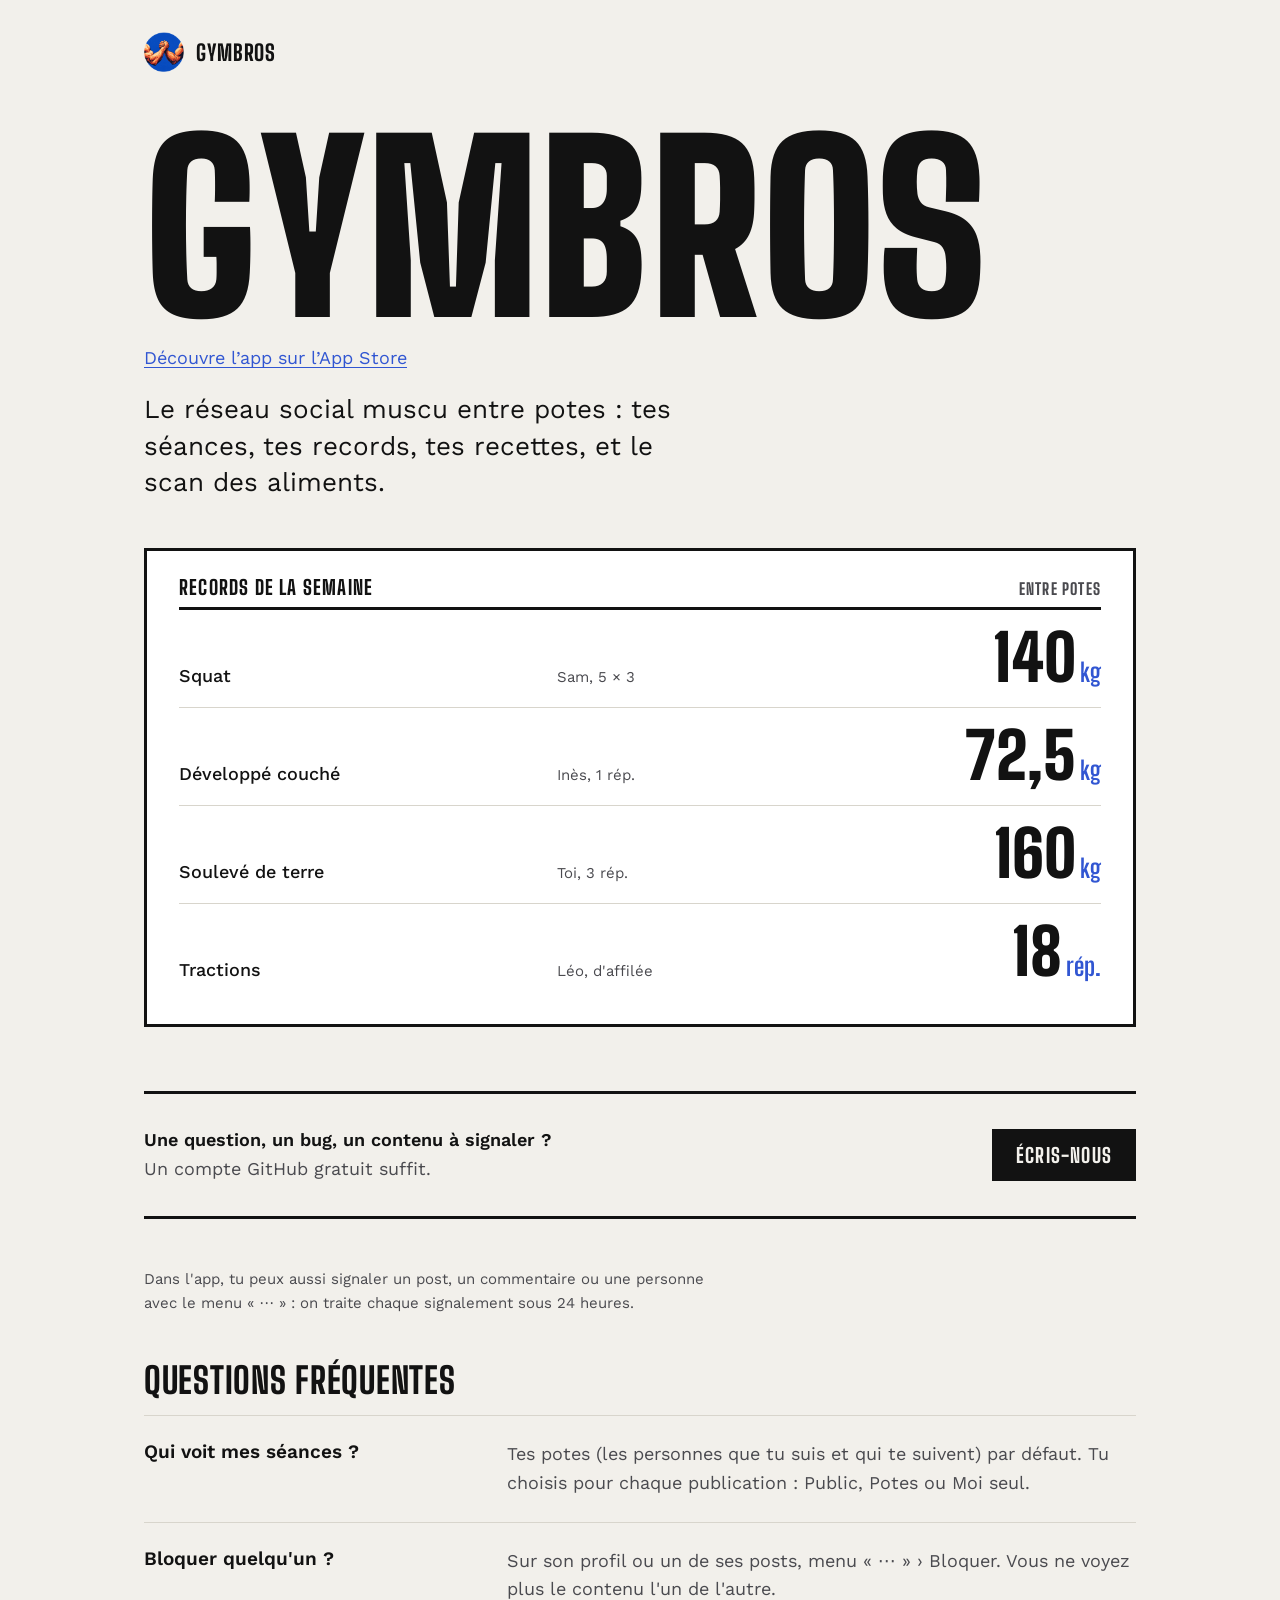
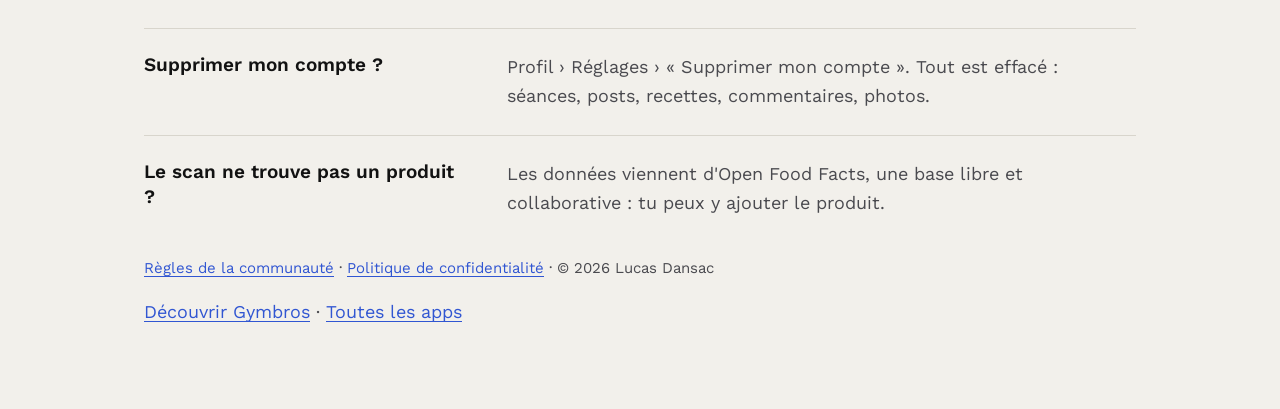
<file: index.html>
<!doctype html>
<html lang="fr">
<head>
<meta charset="utf-8">
<meta name="viewport" content="width=device-width, initial-scale=1">
<title>Gymbros : suivi de musculation</title>
<meta name="description" content="Gymbros, le réseau social muscu entre potes : séances, records, recettes et scan des aliments. Assistance et questions fréquentes.">
<link rel="preload" href="fonts/big-shoulders.woff2" as="font" type="font/woff2" crossorigin>
<link rel="stylesheet" href="style.css">
<meta name="apple-itunes-app" content="app-id=6818079693">
<link rel="canonical" href="https://komorebideuxiemedunom.github.io/gymbros-app/">
<meta property="og:title" content="Gymbros : suivi de musculation"><meta property="og:description" content="Gymbros, le réseau social muscu entre potes : séances, records, recettes et scan des aliments. Assistance et questions fréquentes."><meta property="og:url" content="https://komorebideuxiemedunom.github.io/gymbros-app/"><meta property="og:type" content="website"><meta property="og:image" content="https://komorebideuxiemedunom.github.io/gymbros-app/logo.png"><meta name="twitter:card" content="summary">
<script type="application/ld+json">{"@context": "https://schema.org", "@type": "SoftwareApplication", "name": "Gymbros", "operatingSystem": "iOS", "applicationCategory": "HealthApplication", "description": "Gymbros, le réseau social muscu entre potes : séances, records, recettes et scan des aliments. Assistance et questions fréquentes.", "offers": {"@type": "Offer", "price": 0, "priceCurrency": "EUR"}}</script>
</head>
<body>
<main>
<a class="marque" href="index.html"><img src="logo.png" alt="">Gymbros</a>
<h1 class="geant">Gymbros</h1>
<p><a href="https://apps.apple.com/fr/app/id6818079693">Découvre l’app sur l’App Store</a></p>
<p class="chapeau">Le réseau social muscu entre potes&nbsp;: tes séances, tes records, tes recettes, et le scan des aliments.</p>

<figure class="records" aria-label="Exemple de tableau des records entre potes">
<header>Records de la semaine<span>entre potes</span></header>
<table>
<tr><td>Squat</td><td>Sam, 5 × 3</td><td>140<small>kg</small></td></tr>
<tr><td>Développé couché</td><td>Inès, 1 rép.</td><td>72,5<small>kg</small></td></tr>
<tr><td>Soulevé de terre</td><td>Toi, 3 rép.</td><td>160<small>kg</small></td></tr>
<tr><td>Tractions</td><td>Léo, d'affilée</td><td>18<small>rép.</small></td></tr>
</table>
</figure>

<div class="aide"><p><strong>Une question, un bug, un contenu à signaler ?</strong><br>Un compte GitHub gratuit suffit.</p><a class="button" href="https://github.com/Komorebideuxiemedunom/gymbros-app/issues/new">Écris-nous</a></div>
<p class="meta">Dans l'app, tu peux aussi signaler un post, un commentaire ou une personne avec le menu « ⋯ » : on traite chaque signalement sous 24 heures.</p>

<h2>Questions fréquentes</h2>
<section class="faq"><h3>Qui voit mes séances ?</h3><p>Tes potes (les personnes que tu suis et qui te suivent) par défaut. Tu choisis pour chaque publication : Public, Potes ou Moi seul.</p></section>
<section class="faq"><h3>Bloquer quelqu'un ?</h3><p>Sur son profil ou un de ses posts, menu « ⋯ » › Bloquer. Vous ne voyez plus le contenu l'un de l'autre.</p></section>
<section class="faq"><h3>Supprimer mon compte ?</h3><p>Profil › Réglages › « Supprimer mon compte ». Tout est effacé : séances, posts, recettes, commentaires, photos.</p></section>
<section class="faq"><h3>Le scan ne trouve pas un produit ?</h3><p>Les données viennent d'Open Food Facts, une base libre et collaborative : tu peux y ajouter le produit.</p></section>

<p class="meta"><a href="conditions.html">Règles de la communauté</a> · <a href="confidentialite.html">Politique de confidentialité</a> · © 2026 Lucas Dansac</p>
<p class="site-link"><a href="/gymbros/">Découvrir Gymbros</a> · <a href="/">Toutes les apps</a></p>
</main>
</body>
</html>
</file>
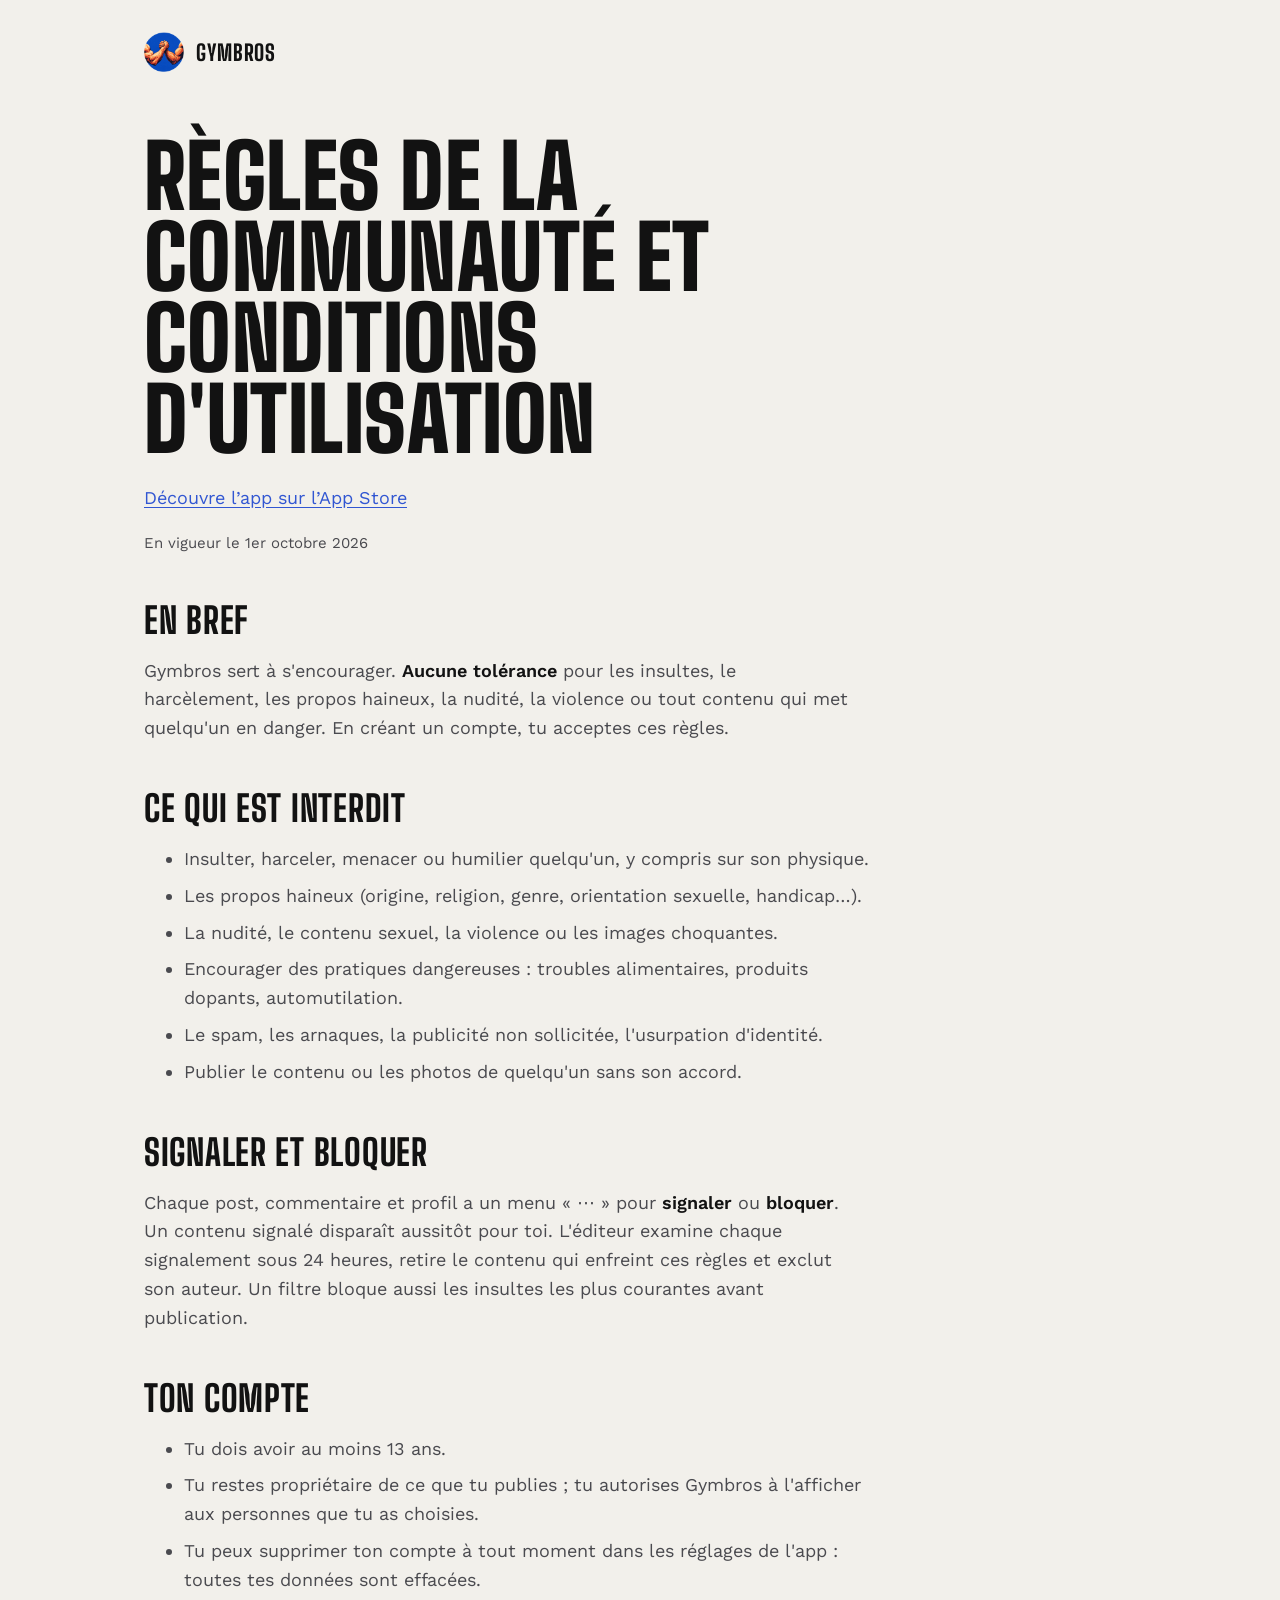
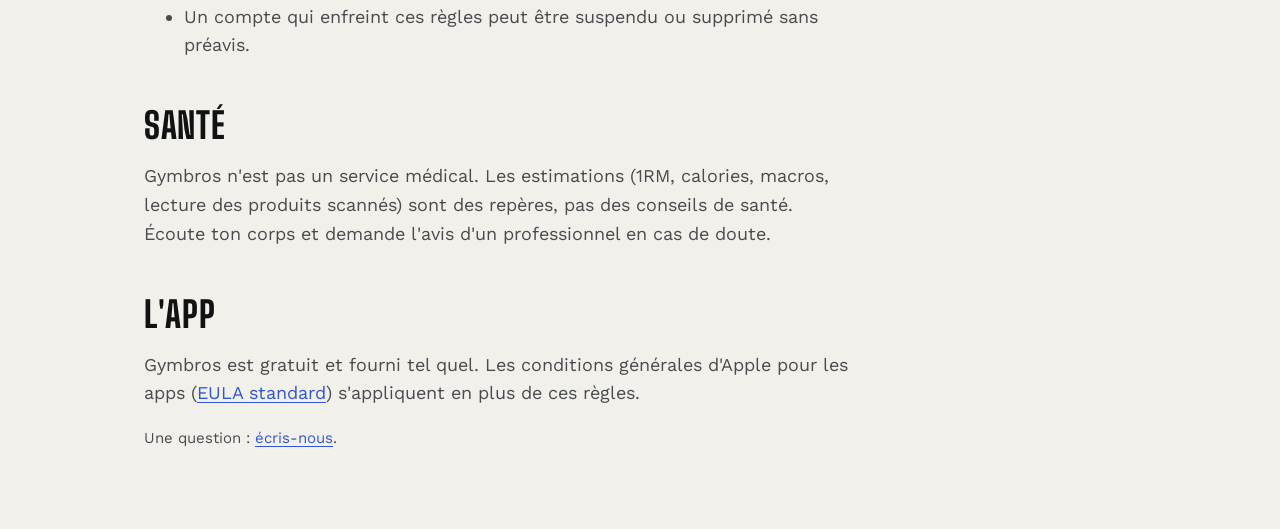
<file: conditions.html>
<!doctype html>
<html lang="fr">
<head>
<meta charset="utf-8">
<meta name="viewport" content="width=device-width, initial-scale=1">
<title>Gymbros – Règles de la communauté</title>
<link rel="preload" href="fonts/big-shoulders.woff2" as="font" type="font/woff2" crossorigin>
<link rel="stylesheet" href="style.css">
<meta name="apple-itunes-app" content="app-id=6818079693">
</head>
<body>
<main>
<a class="marque" href="index.html"><img src="logo.png" alt="">Gymbros</a>
<h1>Règles de la communauté et conditions d'utilisation</h1>
<p><a href="https://apps.apple.com/fr/app/id6818079693">Découvre l’app sur l’App Store</a></p>
<p class="meta">En vigueur le 1er octobre 2026</p>

<h2>En bref</h2>
<p>Gymbros sert à s'encourager. <strong>Aucune tolérance</strong> pour les insultes, le harcèlement, les propos haineux, la nudité, la violence ou tout contenu qui met quelqu'un en danger. En créant un compte, tu acceptes ces règles.</p>

<h2>Ce qui est interdit</h2>
<ul>
<li>Insulter, harceler, menacer ou humilier quelqu'un, y compris sur son physique.</li>
<li>Les propos haineux (origine, religion, genre, orientation sexuelle, handicap…).</li>
<li>La nudité, le contenu sexuel, la violence ou les images choquantes.</li>
<li>Encourager des pratiques dangereuses : troubles alimentaires, produits dopants, automutilation.</li>
<li>Le spam, les arnaques, la publicité non sollicitée, l'usurpation d'identité.</li>
<li>Publier le contenu ou les photos de quelqu'un sans son accord.</li>
</ul>

<h2>Signaler et bloquer</h2>
<p>Chaque post, commentaire et profil a un menu « ⋯ » pour <strong>signaler</strong> ou <strong>bloquer</strong>. Un contenu signalé disparaît aussitôt pour toi. L'éditeur examine chaque signalement sous 24 heures, retire le contenu qui enfreint ces règles et exclut son auteur. Un filtre bloque aussi les insultes les plus courantes avant publication.</p>

<h2>Ton compte</h2>
<ul>
<li>Tu dois avoir au moins 13 ans.</li>
<li>Tu restes propriétaire de ce que tu publies ; tu autorises Gymbros à l'afficher aux personnes que tu as choisies.</li>
<li>Tu peux supprimer ton compte à tout moment dans les réglages de l'app : toutes tes données sont effacées.</li>
<li>Un compte qui enfreint ces règles peut être suspendu ou supprimé sans préavis.</li>
</ul>

<h2>Santé</h2>
<p>Gymbros n'est pas un service médical. Les estimations (1RM, calories, macros, lecture des produits scannés) sont des repères, pas des conseils de santé. Écoute ton corps et demande l'avis d'un professionnel en cas de doute.</p>

<h2>L'app</h2>
<p>Gymbros est gratuit et fourni tel quel. Les conditions générales d'Apple pour les apps (<a href="https://www.apple.com/legal/internet-services/itunes/dev/stdeula/">EULA standard</a>) s'appliquent en plus de ces règles.</p>

<p class="meta">Une question : <a href="https://github.com/Komorebideuxiemedunom/gymbros-app/issues/new">écris-nous</a>.</p>
</main>
</body>
</html>
</file>
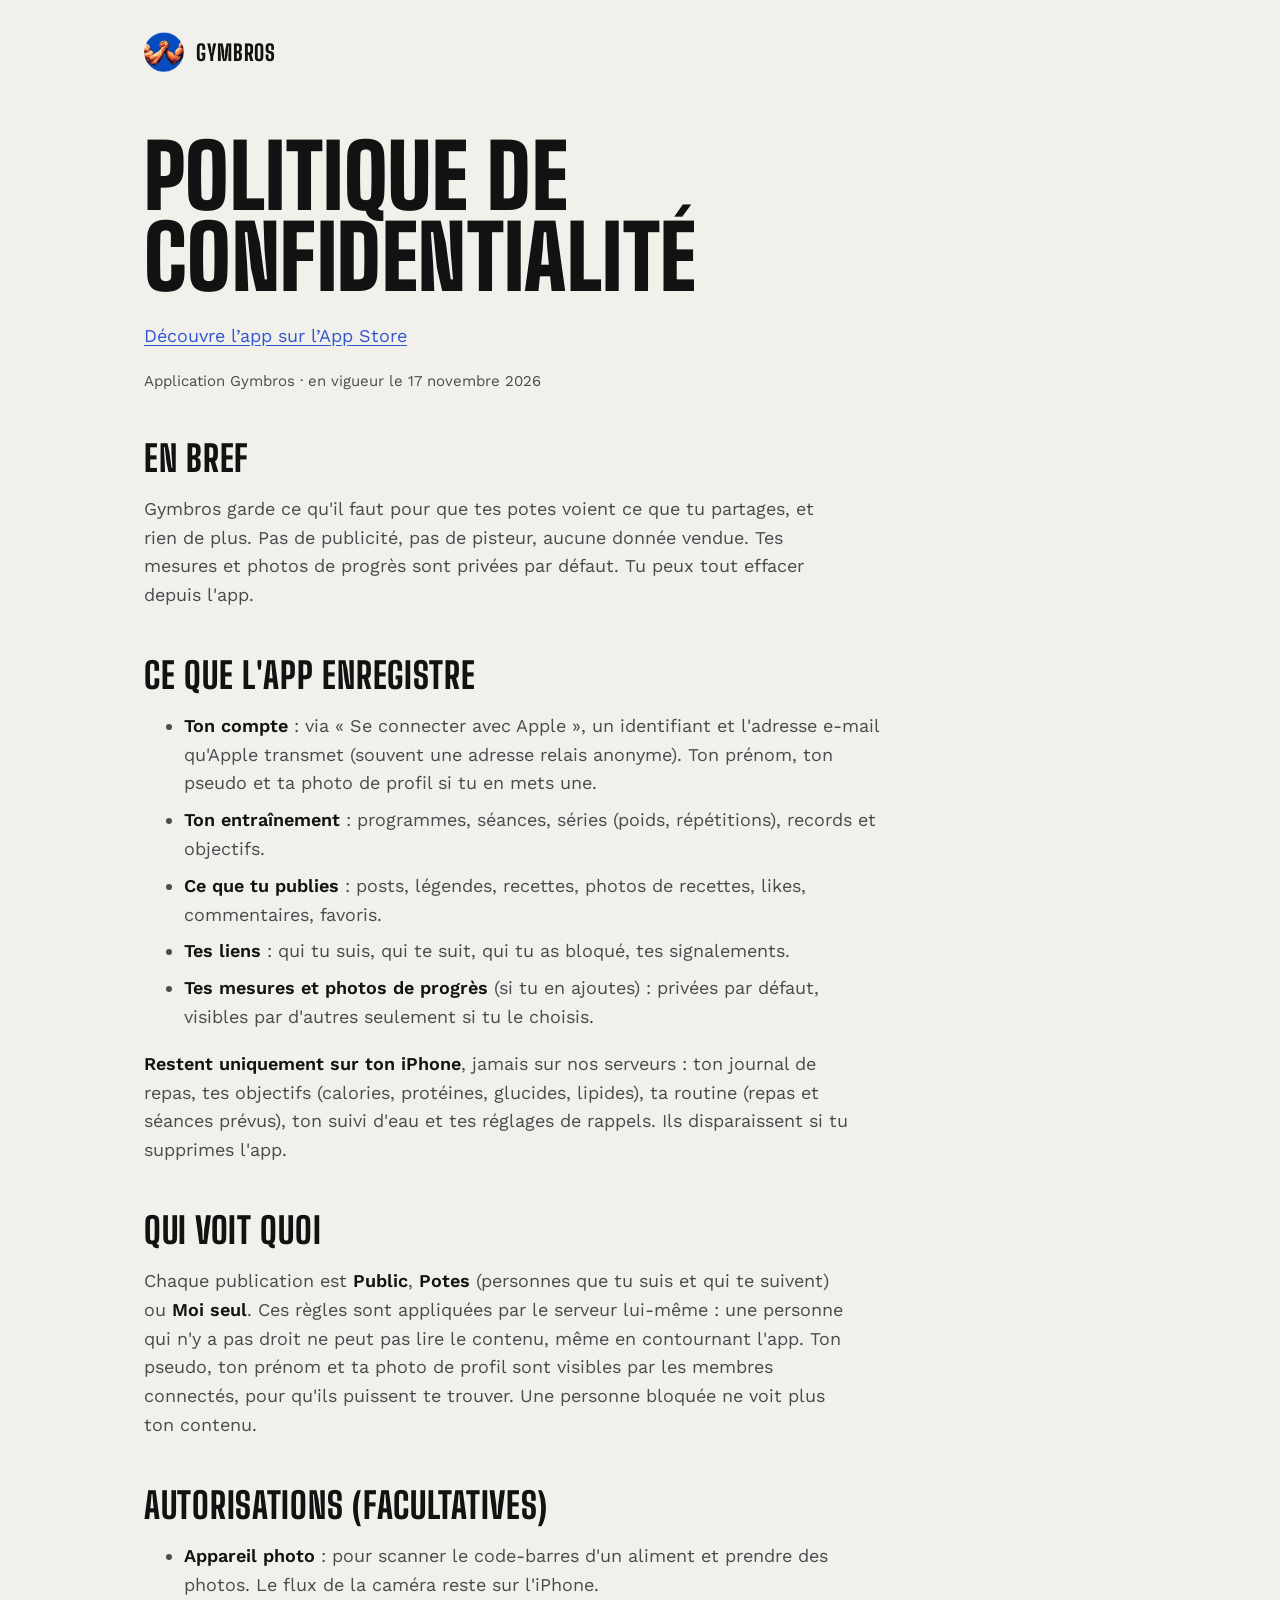
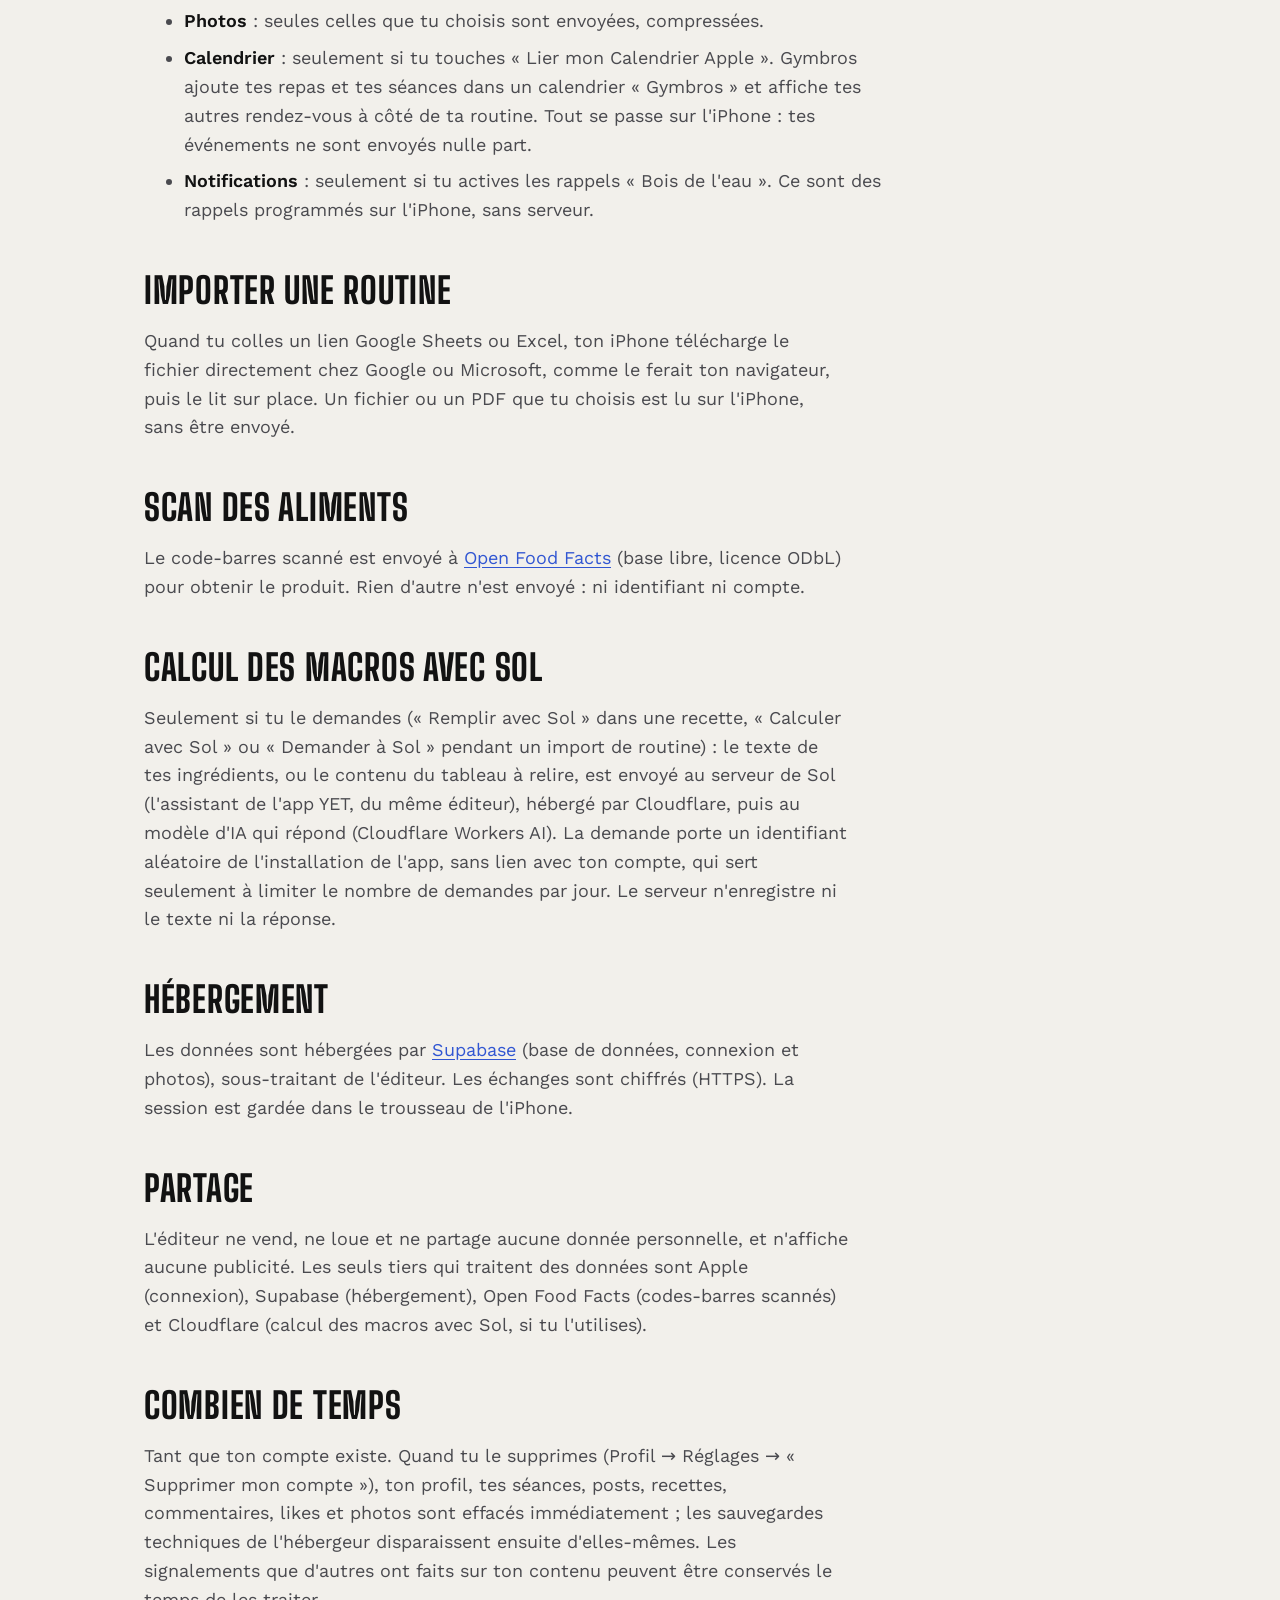
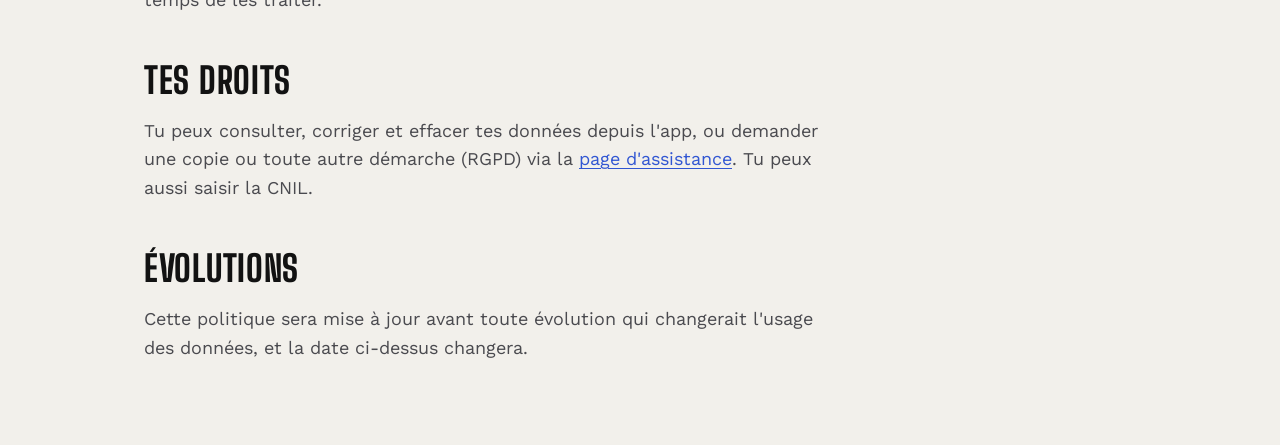
<file: confidentialite.html>
<!doctype html>
<html lang="fr">
<head>
<meta charset="utf-8">
<meta name="viewport" content="width=device-width, initial-scale=1">
<title>Gymbros – Politique de confidentialité</title>
<link rel="preload" href="fonts/big-shoulders.woff2" as="font" type="font/woff2" crossorigin>
<link rel="stylesheet" href="style.css">
<meta name="apple-itunes-app" content="app-id=6818079693">
<link rel="canonical" href="https://komorebideuxiemedunom.github.io/gymbros-app/confidentialite.html">
</head>
<body>
<main>
<a class="marque" href="index.html"><img src="logo.png" alt="">Gymbros</a>
<h1>Politique de confidentialité</h1>
<p><a href="https://apps.apple.com/fr/app/id6818079693">Découvre l’app sur l’App Store</a></p>
<p class="meta">Application Gymbros · en vigueur le 17 novembre 2026</p>

<h2>En bref</h2>
<p>Gymbros garde ce qu'il faut pour que tes potes voient ce que tu partages, et rien de plus. Pas de publicité, pas de pisteur, aucune donnée vendue. Tes mesures et photos de progrès sont privées par défaut. Tu peux tout effacer depuis l'app.</p>

<h2>Ce que l'app enregistre</h2>
<ul>
<li><strong>Ton compte</strong> : via « Se connecter avec Apple », un identifiant et l'adresse e-mail qu'Apple transmet (souvent une adresse relais anonyme). Ton prénom, ton pseudo et ta photo de profil si tu en mets une.</li>
<li><strong>Ton entraînement</strong> : programmes, séances, séries (poids, répétitions), records et objectifs.</li>
<li><strong>Ce que tu publies</strong> : posts, légendes, recettes, photos de recettes, likes, commentaires, favoris.</li>
<li><strong>Tes liens</strong> : qui tu suis, qui te suit, qui tu as bloqué, tes signalements.</li>
<li><strong>Tes mesures et photos de progrès</strong> (si tu en ajoutes) : privées par défaut, visibles par d'autres seulement si tu le choisis.</li>
</ul>
<p><strong>Restent uniquement sur ton iPhone</strong>, jamais sur nos serveurs : ton journal de repas, tes objectifs (calories, protéines, glucides, lipides), ta routine (repas et séances prévus), ton suivi d'eau et tes réglages de rappels. Ils disparaissent si tu supprimes l'app.</p>

<h2>Qui voit quoi</h2>
<p>Chaque publication est <strong>Public</strong>, <strong>Potes</strong> (personnes que tu suis et qui te suivent) ou <strong>Moi seul</strong>. Ces règles sont appliquées par le serveur lui-même : une personne qui n'y a pas droit ne peut pas lire le contenu, même en contournant l'app. Ton pseudo, ton prénom et ta photo de profil sont visibles par les membres connectés, pour qu'ils puissent te trouver. Une personne bloquée ne voit plus ton contenu.</p>

<h2>Autorisations (facultatives)</h2>
<ul>
<li><strong>Appareil photo</strong> : pour scanner le code-barres d'un aliment et prendre des photos. Le flux de la caméra reste sur l'iPhone.</li>
<li><strong>Photos</strong> : seules celles que tu choisis sont envoyées, compressées.</li>
<li><strong>Calendrier</strong> : seulement si tu touches « Lier mon Calendrier Apple ». Gymbros ajoute tes repas et tes séances dans un calendrier « Gymbros » et affiche tes autres rendez-vous à côté de ta routine. Tout se passe sur l'iPhone : tes événements ne sont envoyés nulle part.</li>
<li><strong>Notifications</strong> : seulement si tu actives les rappels « Bois de l'eau ». Ce sont des rappels programmés sur l'iPhone, sans serveur.</li>
</ul>

<h2>Importer une routine</h2>
<p>Quand tu colles un lien Google Sheets ou Excel, ton iPhone télécharge le fichier directement chez Google ou Microsoft, comme le ferait ton navigateur, puis le lit sur place. Un fichier ou un PDF que tu choisis est lu sur l'iPhone, sans être envoyé.</p>

<h2>Scan des aliments</h2>
<p>Le code-barres scanné est envoyé à <a href="https://world.openfoodfacts.org">Open Food Facts</a> (base libre, licence ODbL) pour obtenir le produit. Rien d'autre n'est envoyé : ni identifiant ni compte.</p>

<h2>Calcul des macros avec Sol</h2>
<p>Seulement si tu le demandes (« Remplir avec Sol » dans une recette, « Calculer avec Sol » ou « Demander à Sol » pendant un import de routine) : le texte de tes ingrédients, ou le contenu du tableau à relire, est envoyé au serveur de Sol (l'assistant de l'app YET, du même éditeur), hébergé par Cloudflare, puis au modèle d'IA qui répond (Cloudflare Workers AI). La demande porte un identifiant aléatoire de l'installation de l'app, sans lien avec ton compte, qui sert seulement à limiter le nombre de demandes par jour. Le serveur n'enregistre ni le texte ni la réponse.</p>

<h2>Hébergement</h2>
<p>Les données sont hébergées par <a href="https://supabase.com/privacy">Supabase</a> (base de données, connexion et photos), sous-traitant de l'éditeur. Les échanges sont chiffrés (HTTPS). La session est gardée dans le trousseau de l'iPhone.</p>

<h2>Partage</h2>
<p>L'éditeur ne vend, ne loue et ne partage aucune donnée personnelle, et n'affiche aucune publicité. Les seuls tiers qui traitent des données sont Apple (connexion), Supabase (hébergement), Open Food Facts (codes-barres scannés) et Cloudflare (calcul des macros avec Sol, si tu l'utilises).</p>

<h2>Combien de temps</h2>
<p>Tant que ton compte existe. Quand tu le supprimes (Profil → Réglages → « Supprimer mon compte »), ton profil, tes séances, posts, recettes, commentaires, likes et photos sont effacés immédiatement ; les sauvegardes techniques de l'hébergeur disparaissent ensuite d'elles-mêmes. Les signalements que d'autres ont faits sur ton contenu peuvent être conservés le temps de les traiter.</p>

<h2>Tes droits</h2>
<p>Tu peux consulter, corriger et effacer tes données depuis l'app, ou demander une copie ou toute autre démarche (RGPD) via la <a href="index.html">page d'assistance</a>. Tu peux aussi saisir la CNIL.</p>

<h2>Évolutions</h2>
<p>Cette politique sera mise à jour avant toute évolution qui changerait l'usage des données, et la date ci-dessus changera.</p>
</main>
</body>
</html>
</file>
<file: style.css>
/* Gymbros : le tableau des records de la salle. Big Shoulders Display pour les chiffres, Work Sans pour le texte, violet de l'app. Échelle de 8 px. */
@font-face{font-family:"Big Shoulders";src:url(fonts/big-shoulders.woff2) format("woff2");font-weight:100 900;font-display:swap}
@font-face{font-family:"Work Sans";src:url(fonts/work-sans.woff2) format("woff2");font-weight:100 900;font-display:swap}
:root{--bg:#F2F0EB;--fg:#121212;--muted:#4A4A4F;--accent:#3A63F3;--accent-text:#3156D2;--craie:#FFFFFF;--trait:#D8D5CC;
  --s1:8px;--s2:16px;--s3:24px;--s4:32px;--s6:48px;--s8:64px}
@media (prefers-color-scheme:dark){:root{--bg:#101012;--fg:#F2F1EE;--muted:#B3B2BA;--accent:#6F8CFF;--accent-text:#6F8CFF;--craie:#1A1A1E;--trait:#2C2C31}}
*{box-sizing:border-box}html{background:var(--bg)}
body{margin:0;color:var(--fg);font:400 18px/1.6 "Work Sans",system-ui,sans-serif}
main{max-width:1040px;margin:0 auto;padding:var(--s4) var(--s3) var(--s8)}
a{color:var(--accent-text);text-underline-offset:3px}a:hover,a:focus-visible{color:var(--fg);text-decoration-thickness:2px}
:focus-visible{outline:2px solid var(--accent);outline-offset:3px}
p,li{color:var(--muted);max-width:64ch}strong{color:var(--fg);font-weight:600}
.marque{display:inline-flex;align-items:center;gap:12px;color:var(--fg);text-decoration:none;font:800 22px "Big Shoulders",sans-serif;text-transform:uppercase;letter-spacing:.04em;margin-bottom:var(--s8)}
.marque img{width:40px;height:40px}
.back{font-size:15px;margin:0 0 var(--s3)}.meta{color:var(--muted);font-size:15px}
h1,h2{font-family:"Big Shoulders",sans-serif;text-transform:uppercase}
h1{font-weight:900;font-size:clamp(44px,7vw,88px);line-height:.92;letter-spacing:.005em;margin:0 0 var(--s3);max-width:18ch}
h1.geant{font-size:clamp(88px,18vw,232px);line-height:.8}
h2{font-weight:800;font-size:clamp(26px,3vw,36px);line-height:1;letter-spacing:.02em;margin:var(--s6) 0 var(--s2)}
li{margin:var(--s1) 0}
.chapeau{font-size:clamp(20px,2.2vw,26px);line-height:1.4;color:var(--fg);max-width:34ch;margin:0}

/* Le tableau des records : la signature de Gymbros */
.records{background:var(--craie);border:3px solid var(--fg);margin:var(--s6) 0 var(--s8);padding:var(--s3) var(--s4)}
.records header{display:flex;justify-content:space-between;align-items:baseline;border-bottom:3px solid var(--fg);padding-bottom:var(--s1);font:800 20px "Big Shoulders",sans-serif;text-transform:uppercase;letter-spacing:.06em}
.records header span{color:var(--muted);font-size:16px}
.records table{width:100%;border-collapse:collapse}
.records td{border-bottom:1px solid var(--trait);padding:var(--s2) 0;vertical-align:baseline}
.records tr:last-child td{border-bottom:0}
.records td:first-child{font-size:18px;color:var(--fg);font-weight:500}
.records td:nth-child(2){color:var(--muted);font-size:15px}
.records td:last-child{text-align:right;font:900 clamp(40px,5vw,64px)/1 "Big Shoulders",sans-serif;color:var(--fg)}
.records td:last-child small{font-size:.4em;font-weight:700;margin-left:4px;color:var(--accent-text)}

.button{display:inline-block;background:var(--fg);color:var(--bg);padding:14px 24px;text-decoration:none;font:800 20px "Big Shoulders",sans-serif;text-transform:uppercase;letter-spacing:.06em}
.button:hover,.button:focus-visible{background:var(--accent-text);color:var(--bg)}
.aide{display:flex;flex-wrap:wrap;justify-content:space-between;align-items:center;gap:var(--s3);border-top:3px solid var(--fg);border-bottom:3px solid var(--fg);padding:var(--s4) 0;margin:var(--s6) 0}
.aide p{margin:0}
.faq{display:grid;grid-template-columns:minmax(0,1fr) minmax(0,2fr);gap:var(--s1) var(--s6);border-top:1px solid var(--trait);padding:var(--s3) 0}
.faq h3{margin:0;font-size:19px;line-height:1.3;font-weight:600}.faq p{margin:0}
@media (max-width:720px){main{padding:var(--s3) var(--s2) var(--s6)}.marque{margin-bottom:var(--s6)}.faq{grid-template-columns:1fr}.records{padding:var(--s2)}.records td:nth-child(2){display:none}}
@media (prefers-reduced-motion:reduce){*{transition:none!important}}
</file>
